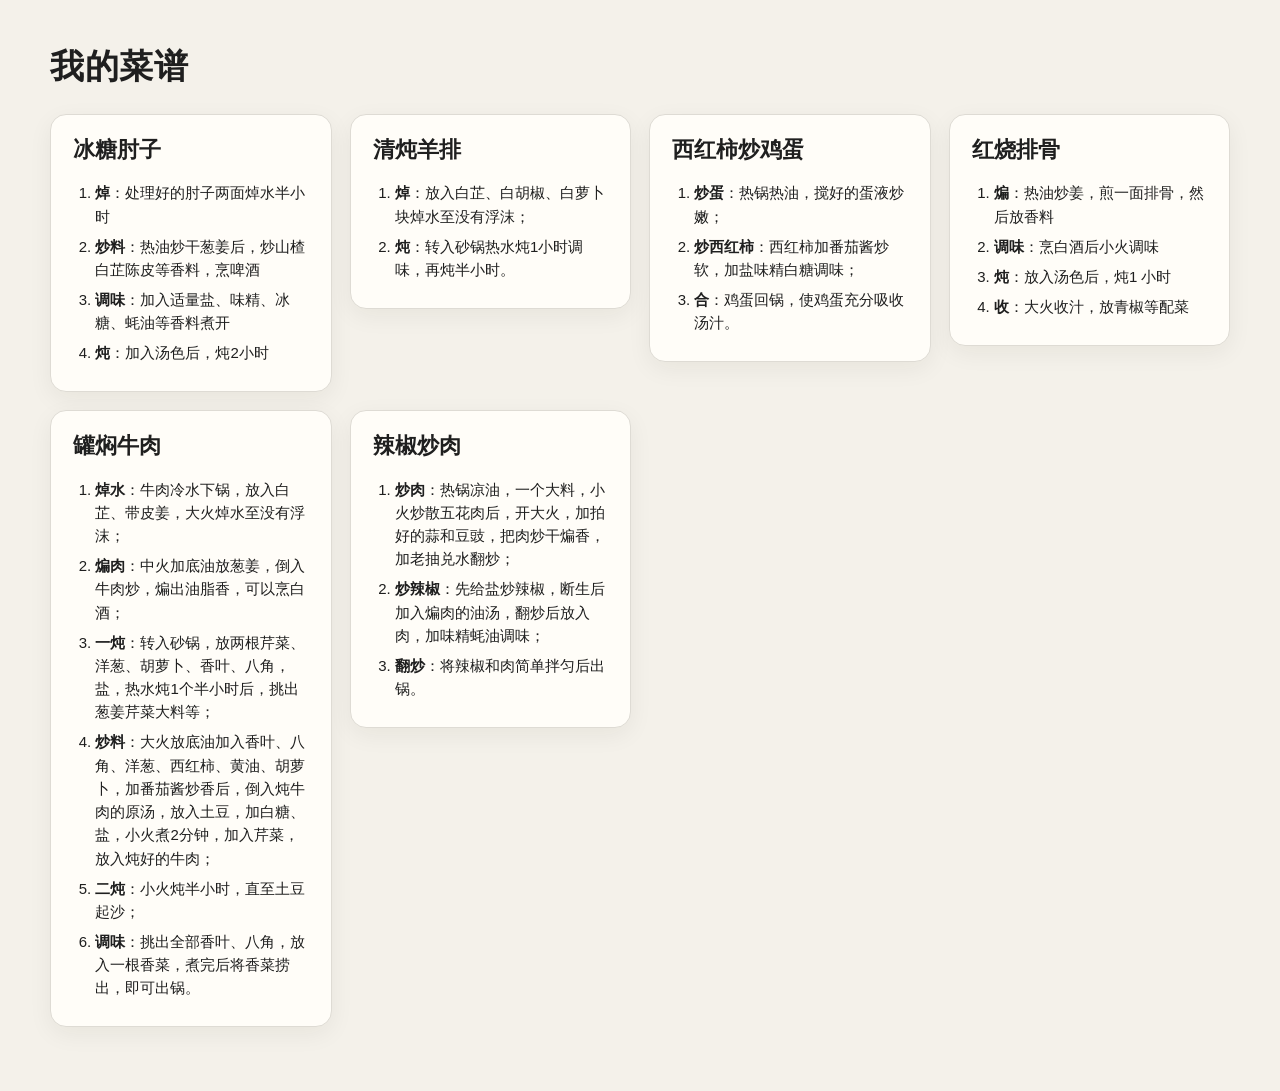
<file: index.html>
<!doctype html>
<html lang="zh-CN">
<head>
  <meta charset="utf-8">
  <meta name="viewport" content="width=device-width, initial-scale=1">
  <meta name="color-scheme" content="light">
  <title>我的菜谱</title>
  <link rel="stylesheet" href="static/style.css">
</head>
<body>
  <main class="page">
    <header class="site-header">
      <h1>我的菜谱</h1>
    </header>
    <section class="cards" aria-label="菜谱卡片">
      <article class="card">
        <h2>冰糖肘子</h2>
        <ol>
        <li><strong>焯</strong>：处理好的肘子两面焯水半小时</li>
        <li><strong>炒料</strong>：热油炒干葱姜后，炒山楂白芷陈皮等香料，烹啤酒</li>
        <li><strong>调味</strong>：加入适量盐、味精、冰糖、蚝油等香料煮开</li>
        <li><strong>炖</strong>：加入汤色后，炖2小时</li>
        </ol>
      </article>
      <article class="card">
        <h2>清炖羊排</h2>
        <ol>
        <li><strong>焯</strong>：放入白芷、白胡椒、白萝卜块焯水至没有浮沫；</li>
        <li><strong>炖</strong>：转入砂锅热水炖1小时调味，再炖半小时。</li>
        </ol>
      </article>
      <article class="card">
        <h2>西红柿炒鸡蛋</h2>
        <ol>
        <li><strong>炒蛋</strong>：热锅热油，搅好的蛋液炒嫩；</li>
        <li><strong>炒西红柿</strong>：西红柿加番茄酱炒软，加盐味精白糖调味；</li>
        <li><strong>合</strong>：鸡蛋回锅，使鸡蛋充分吸收汤汁。</li>
        </ol>
      </article>
      <article class="card">
        <h2>红烧排骨</h2>
        <ol>
        <li><strong>煸</strong>：热油炒姜，煎一面排骨，然后放香料</li>
        <li><strong>调味</strong>：烹白酒后小火调味</li>
        <li><strong>炖</strong>：放入汤色后，炖1 小时</li>
        <li><strong>收</strong>：大火收汁，放青椒等配菜</li>
        </ol>
      </article>
      <article class="card">
        <h2>罐焖牛肉</h2>
        <ol>
        <li><strong>焯水</strong>：牛肉冷水下锅，放入白芷、带皮姜，大火焯水至没有浮沫；</li>
        <li><strong>煸肉</strong>：中火加底油放葱姜，倒入牛肉炒，煸出油脂香，可以烹白酒；</li>
        <li><strong>一炖</strong>：转入砂锅，放两根芹菜、洋葱、胡萝卜、香叶、八角，盐，热水炖1个半小时后，挑出葱姜芹菜大料等；</li>
        <li><strong>炒料</strong>：大火放底油加入香叶、八角、洋葱、西红柿、黄油、胡萝卜，加番茄酱炒香后，倒入炖牛肉的原汤，放入土豆，加白糖、盐，小火煮2分钟，加入芹菜，放入炖好的牛肉；</li>
        <li><strong>二炖</strong>：小火炖半小时，直至土豆起沙；</li>
        <li><strong>调味</strong>：挑出全部香叶、八角，放入一根香菜，煮完后将香菜捞出，即可出锅。</li>
        </ol>
      </article>
      <article class="card">
        <h2>辣椒炒肉</h2>
        <ol>
        <li><strong>炒肉</strong>：热锅凉油，一个大料，小火炒散五花肉后，开大火，加拍好的蒜和豆豉，把肉炒干煸香，加老抽兑水翻炒；</li>
        <li><strong>炒辣椒</strong>：先给盐炒辣椒，断生后加入煸肉的油汤，翻炒后放入肉，加味精蚝油调味；</li>
        <li><strong>翻炒</strong>：将辣椒和肉简单拌匀后出锅。</li>
        </ol>
      </article>
    </section>
  </main>
</body>
</html>
</file>
<file: static/style.css>
:root {
  --page-width: 1180px;
  --card-min-width: 280px;
  --radius: 16px;
  --text: #1f1f1f;
  --line: #dedbd4;
  --paper: #fffdf8;
  --background: #f4f1ea;
}

* { box-sizing: border-box; }

html {
  font-family: -apple-system, BlinkMacSystemFont, "Segoe UI", "PingFang SC",
    "Hiragino Sans GB", "Microsoft YaHei", sans-serif;
}

body {
  margin: 0;
  color: var(--text);
  background: var(--background);
  -webkit-font-smoothing: antialiased;
}

.page {
  width: min(calc(100% - 32px), var(--page-width));
  margin: 0 auto;
  padding: 44px 0 64px;
}

.site-header { margin-bottom: 24px; }

.site-header h1 {
  margin: 0;
  font-size: clamp(24px, 3vw, 34px);
  font-weight: 700;
  letter-spacing: 0.02em;
}

.cards {
  display: grid;
  grid-template-columns: repeat(auto-fit, minmax(var(--card-min-width), 1fr));
  gap: 18px;
  align-items: start;
}

.card {
  min-height: 175px;
  padding: 22px 22px 20px;
  background: var(--paper);
  border: 1px solid var(--line);
  border-radius: var(--radius);
  box-shadow: 0 7px 24px rgba(35, 31, 24, 0.06);
}

.card h2 {
  margin: 0 0 18px;
  font-size: 22px;
  line-height: 1.2;
  font-weight: 700;
}

.card ol {
  margin: 0;
  padding-left: 1.4em;
}

.card li {
  margin: 0.45em 0;
  line-height: 1.55;
  font-size: 15px;
}

.card strong { font-weight: 700; }

@media (max-width: 640px) {
  .page {
    width: min(calc(100% - 20px), var(--page-width));
    padding: 24px 0 40px;
  }

  .site-header { margin-bottom: 16px; }

  .cards {
    grid-template-columns: 1fr;
    gap: 12px;
  }

  .card {
    min-height: 0;
    padding: 20px;
    border-radius: 14px;
  }
}
</file>
